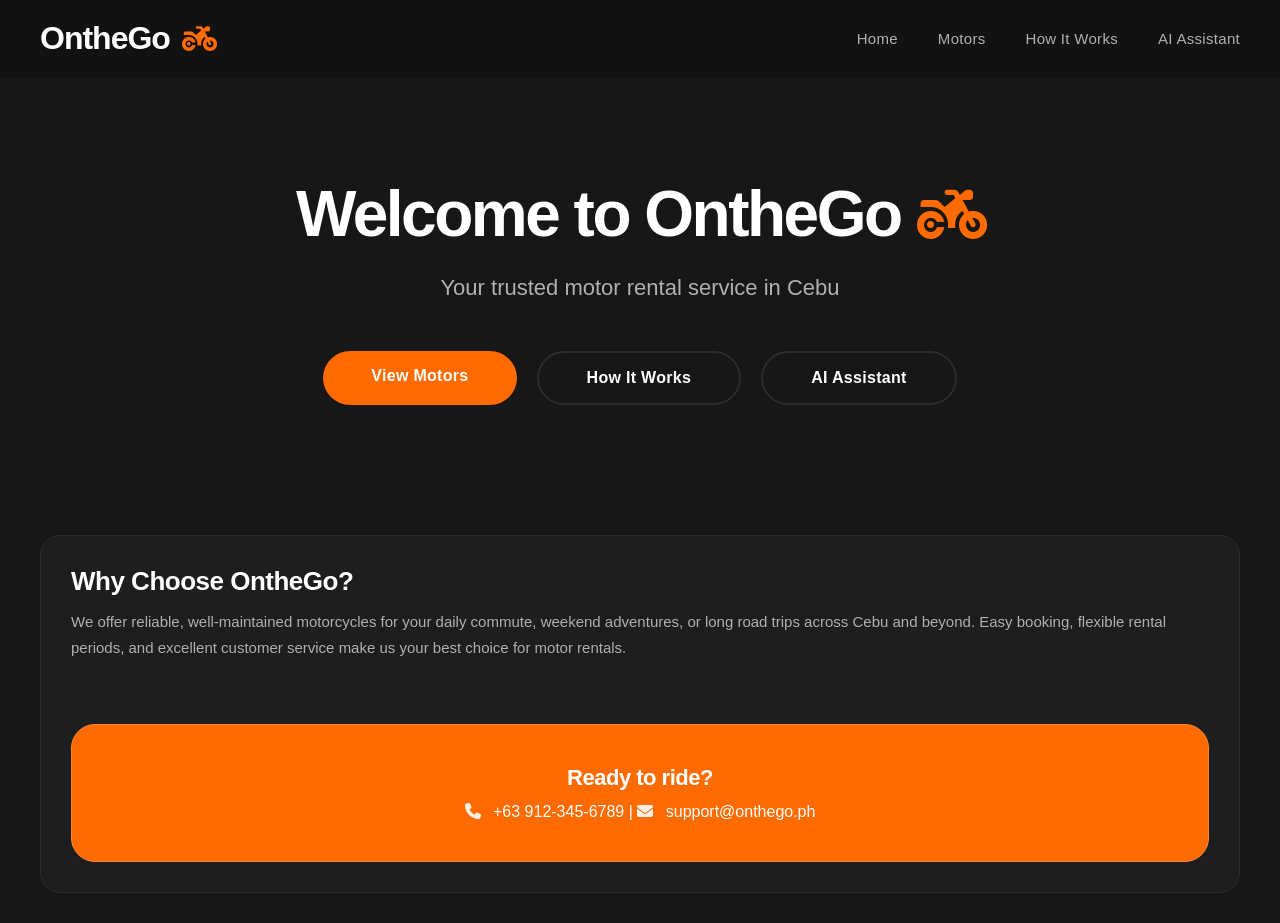
<file: frontend/index.html>
<!DOCTYPE html>
<html lang="en">
<head>
  <meta charset="UTF-8">
  <meta name="viewport" content="width=device-width, initial-scale=1.0">
  <title>OntheGo Motor Rental</title>
  <link rel="stylesheet" href="https://cdnjs.cloudflare.com/ajax/libs/font-awesome/6.4.0/css/all.min.css">
  <link rel="stylesheet" href="style.css">
</head>
<body>

<div class="navbar">
  <div class="nav-container">
    <div class="logo">OntheGo <i class="fas fa-motorcycle"></i></div>
    <div class="nav-links">
      <a href="index.html">Home</a>
      <a href="motors.html">Motors</a>
      <a href="how.html">How It Works</a>
      <a href="assistant.html">AI Assistant</a>
    </div>
  </div>
</div>

<div class="hero">
  <h1>Welcome to OntheGo <i class="fas fa-motorcycle"></i></h1>
  <p>Your trusted motor rental service in Cebu</p>
  <div class="hero-buttons">
    <a href="motors.html" class="btn btn-primary">View Motors</a>
    <a href="how.html" class="btn btn-secondary">How It Works</a>
    <a href="assistant.html" class="btn btn-secondary">AI Assistant</a>
  </div>
</div>

<div class="container">
  <div class="card">
    <div class="card-content">
      <h2>Why Choose OntheGo?</h2>
      <p class="description">
        We offer reliable, well-maintained motorcycles for your daily commute, weekend adventures, 
        or long road trips across Cebu and beyond. Easy booking, flexible rental periods, and 
        excellent customer service make us your best choice for motor rentals.
      </p>
      <div class="contact-box">
        <b>Ready to ride?</b>
        <i class="fas fa-phone"></i> +63 912‑345‑6789 | <i class="fas fa-envelope"></i> support@onthego.ph
      </div>
    </div>
  </div>
</div>

</body>
</html>
</file>
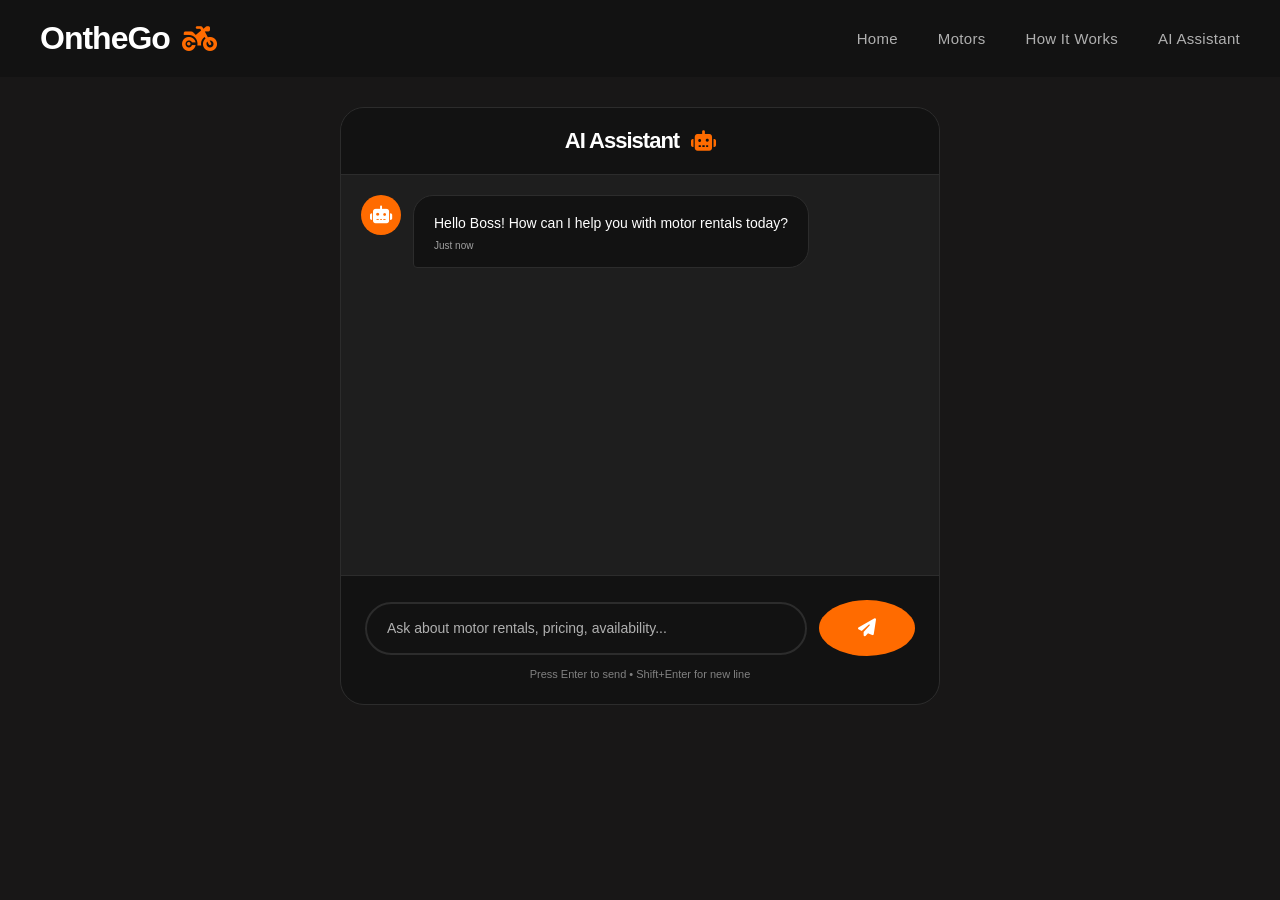
<file: frontend/assistant.html>
<!DOCTYPE html>
<html lang="en">
<head>
  <meta charset="UTF-8">
  <meta name="viewport" content="width=device-width, initial-scale=1.0">
  <title>AI Assistant - OntheGo</title>
  <link rel="stylesheet" href="https://cdnjs.cloudflare.com/ajax/libs/font-awesome/6.4.0/css/all.min.css">
  <link rel="stylesheet" href="style.css">
</head>
<body>

<div class="navbar">
  <div class="nav-container">
    <div class="logo">OntheGo <i class="fas fa-motorcycle"></i></div>
    <div class="nav-links">
      <a href="index.html">Home</a>
      <a href="motors.html">Motors</a>
      <a href="how.html">How It Works</a>
      <a href="assistant.html">AI Assistant</a>
    </div>
  </div>
</div>

<div class="container">
  <div class="chat-container">
    <div class="chat-header">
      <h2>AI Assistant <i class="fas fa-robot"></i></h2>
    </div>
    <div id="chatBox" class="chat-box">
      <div class="message ai-message welcome-message">
        <div class="message-content">
          <div class="message-avatar"><i class="fas fa-robot"></i></div>
          <div class="message-bubble">
            <div class="message-text">Hello Boss! How can I help you with motor rentals today?</div>
            <div class="message-time">Just now</div>
          </div>
        </div>
      </div>
    </div>
    <div class="input-area">
      <div class="input-wrapper">
        <input 
          id="userInput" 
          type="text" 
          placeholder="Ask about motor rentals, pricing, availability..."
          autocomplete="off"
        >
        <button class="send-button" onclick="sendMsg()" title="Send message (Enter)">
          <i class="fas fa-paper-plane"></i>
        </button>
      </div>
      <div class="input-hint">Press Enter to send • Shift+Enter for new line</div>
    </div>
  </div>
</div>

<script src="chat.js"></script>
</body>
</html>
</file>
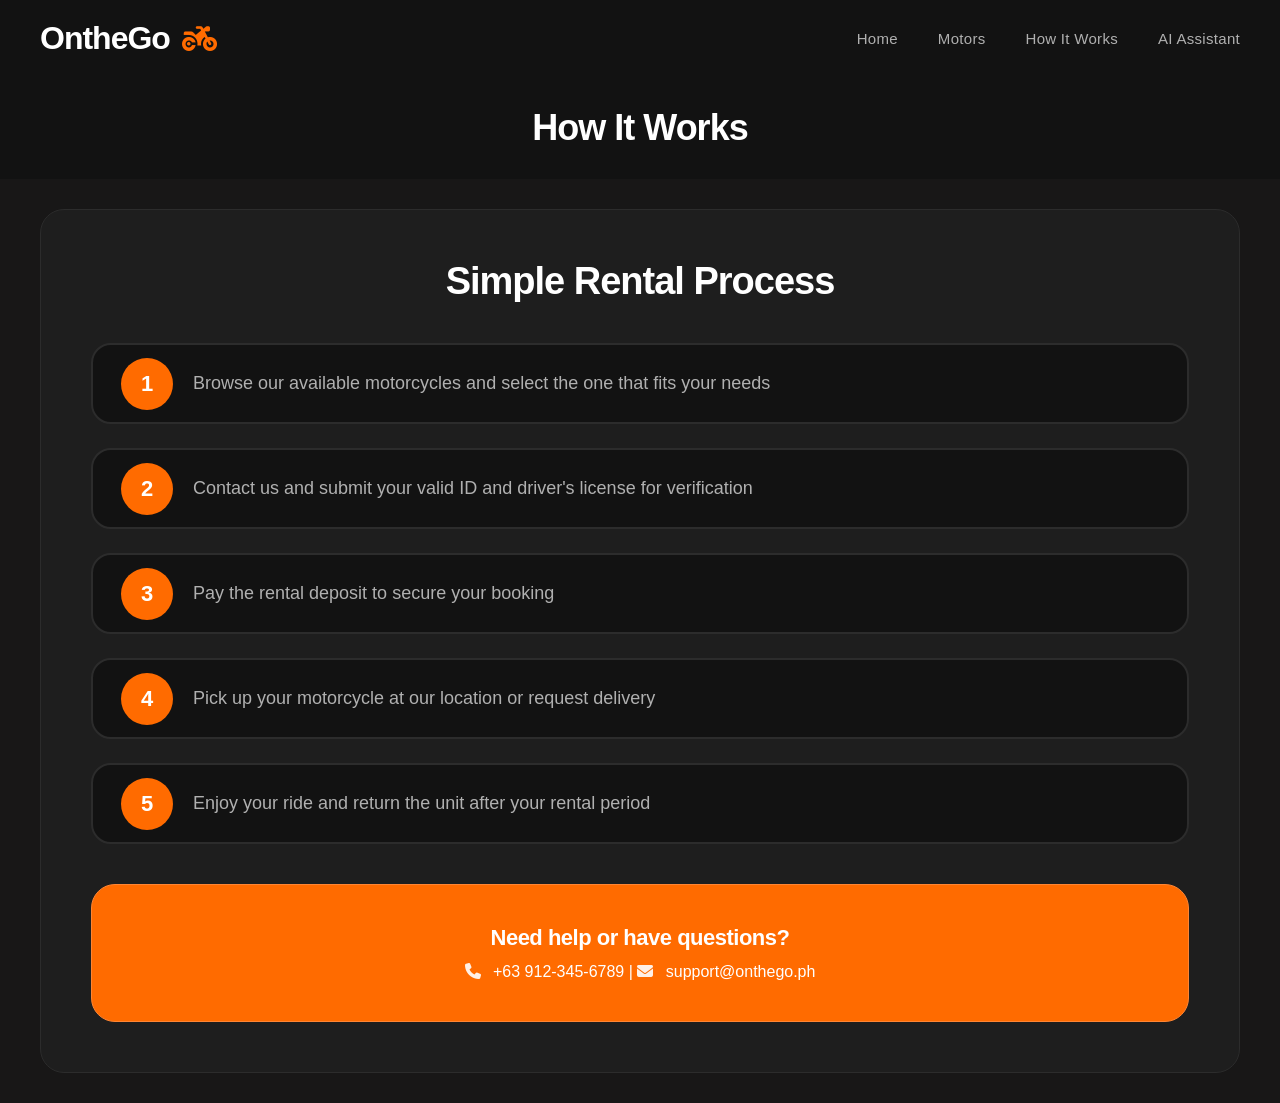
<file: frontend/how.html>
<!DOCTYPE html>
<html lang="en">
<head>
  <meta charset="UTF-8">
  <meta name="viewport" content="width=device-width, initial-scale=1.0">
  <title>How It Works - OntheGo</title>
  <link rel="stylesheet" href="https://cdnjs.cloudflare.com/ajax/libs/font-awesome/6.4.0/css/all.min.css">
  <link rel="stylesheet" href="style.css">
</head>
<body>

<div class="navbar">
  <div class="nav-container">
    <div class="logo">OntheGo <i class="fas fa-motorcycle"></i></div>
    <div class="nav-links">
      <a href="index.html">Home</a>
      <a href="motors.html">Motors</a>
      <a href="how.html">How It Works</a>
      <a href="assistant.html">AI Assistant</a>
    </div>
  </div>
</div>

<div class="page-title">How It Works</div>

<div class="container">
  <div class="steps-container">
    <h2>Simple Rental Process</h2>
    <ol>
      <li>Browse our available motorcycles and select the one that fits your needs</li>
      <li>Contact us and submit your valid ID and driver's license for verification</li>
      <li>Pay the rental deposit to secure your booking</li>
      <li>Pick up your motorcycle at our location or request delivery</li>
      <li>Enjoy your ride and return the unit after your rental period</li>
    </ol>

    <div class="contact-box">
      <b>Need help or have questions?</b>
      <i class="fas fa-phone"></i> +63 912‑345‑6789 | <i class="fas fa-envelope"></i> support@onthego.ph
    </div>
  </div>
</div>

</body>
</html>
</file>
<file: frontend/style.css>
* {
  margin: 0;
  padding: 0;
  box-sizing: border-box;
}

* {
  scroll-behavior: smooth;
}

body {
  font-family: 'Inter', -apple-system, BlinkMacSystemFont, 'Segoe UI', sans-serif;
  background: #181717;
  min-height: 100vh;
  color: #FFFFFF;
  position: relative;
  overflow-x: hidden;
  -webkit-font-smoothing: antialiased;
  -moz-osx-font-smoothing: grayscale;
}


/* Navbar Styles */
.navbar {
  background: #121212;
  backdrop-filter: blur(20px) saturate(180%);
  padding: 0;
  position: sticky;
  top: 0;
  z-index: 1000;
  transition: all 0.3s ease;
}

.nav-container {
  max-width: 1400px;
  margin: 0 auto;
  padding: 20px 40px;
  display: flex;
  justify-content: space-between;
  align-items: center;
  flex-wrap: wrap;
  position: relative;
  z-index: 1;
}

.logo {
  font-size: 32px;
  font-weight: 700;
  color: #FFFFFF;
  display: flex;
  align-items: center;
  gap: 12px;
  letter-spacing: -1px;
  transition: transform 0.3s ease;
}

.logo i {
  color: #FF6B00;
  font-size: 28px;
}

.logo:hover {
  transform: scale(1.05);
}

.nav-links {
  display: flex;
  gap: 40px;
  flex-wrap: wrap;
}

.nav-links a {
  color: #B0B0B0;
  text-decoration: none;
  font-size: 15px;
  font-weight: 500;
  letter-spacing: 0.3px;
  transition: all 0.3s ease;
  position: relative;
  padding: 8px 0;
}

.nav-links a:hover {
  color: #FF6B00;
  transform: translateY(-2px);
}

.nav-links a::after {
  content: '';
  position: absolute;
  bottom: 0;
  left: 50%;
  transform: translateX(-50%);
  width: 0;
  height: 3px;
  background: #FF6B00;
  border-radius: 2px;
  transition: width 0.3s ease;
}

.nav-links a:hover::after {
  width: 100%;
}

/* Page Title Bar */
.page-title {
  background: #121212;
  backdrop-filter: blur(10px);
  color: #FFFFFF;
  text-align: center;
  padding: 30px 20px;
  font-size: 36px;
  font-weight: 700;
  letter-spacing: -1px;
  position: relative;
  z-index: 1;
  display: flex;
  align-items: center;
  justify-content: center;
  gap: 16px;
  margin-bottom: 0;
}

.chat-container .page-title {
  margin-bottom: 0;
}

.page-title i {
  font-size: 32px;
  color: #FF6B00;
}

/* Container */
.container {
  max-width: 1400px;
  margin: 0 auto;
  padding: 30px 40px;
  position: relative;
  z-index: 1;
}

/* Hero Section */
.hero {
  text-align: center;
  padding: 100px 20px;
  color: #FFFFFF;
  position: relative;
  z-index: 1;
  overflow: hidden;
}


.hero h1 {
  font-size: 64px;
  font-weight: 700;
  margin-bottom: 24px;
  color: #FFFFFF;
  letter-spacing: -2.5px;
  animation: fadeInDown 1s ease;
  display: flex;
  align-items: center;
  justify-content: center;
  gap: 16px;
}

.hero h1 i {
  color: #FF6B00;
  font-size: 56px;
}

.hero p {
  font-size: 22px;
  margin-bottom: 50px;
  font-weight: 400;
  color: #B0B0B0;
  animation: fadeInUp 1s ease;
  max-width: 600px;
  margin-left: auto;
  margin-right: auto;
}

.hero-buttons {
  display: flex;
  gap: 20px;
  justify-content: center;
  flex-wrap: wrap;
  animation: fadeInUp 1.2s ease;
}

/* Buttons */
.btn, button {
  padding: 16px 48px;
  border: none;
  border-radius: 50px;
  font-size: 16px;
  font-weight: 600;
  cursor: pointer;
  transition: all 0.4s cubic-bezier(0.175, 0.885, 0.32, 1.275);
  text-decoration: none;
  display: inline-block;
  letter-spacing: 0.3px;
  position: relative;
  overflow: hidden;
}

.btn-primary, button {
  background: #FF6B00;
  color: #FFFFFF;
}
.btn-primary::before, button::before {
  content: '';
  position: absolute;
  top: 0;
  left: -100%;
  width: 100%;
  height: 100%;
  background: #FF8533;
  transition: left 0.4s ease;
  z-index: -1;
}

.btn-primary:hover::before, button:hover::before {
  left: 0;
}

.btn-primary:hover, button:hover {
  transform: translateY(-4px);
}

.btn-secondary {
  background: transparent;
  color: #FFFFFF;
  border: 2px solid #2C2C2C;
  backdrop-filter: blur(10px);
}

.btn-secondary:hover {
  background: rgba(255, 107, 0, 0.1);
  border-color: #FF6B00;
  color: #FF6B00;
  transform: translateY(-4px);
}

/* Motor Grid */
.motors-grid {
  display: grid;
  grid-template-columns: repeat(3, 1fr);
  gap: 30px;
  margin-top: 20px;
  max-width: 1400px;
  margin-left: auto;
  margin-right: auto;
}

/* Card Styles */
.card {
  background: #1E1E1E;
  backdrop-filter: blur(20px);
  border-radius: 20px;
  overflow: hidden;
  transition: all 0.4s cubic-bezier(0.175, 0.885, 0.32, 1.275);
  position: relative;
  border: 1px solid #2C2C2C;
  height: 100%;
  display: flex;
  flex-direction: column;
  animation: cardFadeIn 0.6s ease-out;
  animation-fill-mode: both;
}

@keyframes cardFadeIn {
  from {
    opacity: 0;
    transform: translateY(20px);
  }
  to {
    opacity: 1;
    transform: translateY(0);
  }
}

.card:nth-child(1) { animation-delay: 0.1s; }
.card:nth-child(2) { animation-delay: 0.2s; }
.card:nth-child(3) { animation-delay: 0.3s; }
.card:nth-child(4) { animation-delay: 0.4s; }
.card:nth-child(5) { animation-delay: 0.5s; }
.card:nth-child(6) { animation-delay: 0.6s; }

.card::before {
  content: '';
  position: absolute;
  top: 0;
  left: 0;
  right: 0;
  height: 4px;
  background: linear-gradient(90deg, #FF6B00, #FF8533, #FF6B00);
  background-size: 200% 100%;
  animation: shimmer 3s linear infinite;
  opacity: 0;
  transition: opacity 0.3s ease;
}

.card:hover::before {
  opacity: 1;
}

@keyframes shimmer {
  0% { background-position: -200% 0; }
  100% { background-position: 200% 0; }
}

.card:hover {
  transform: translateY(-8px);
  border-color: #FF6B00;
}

.motor-img {
  width: 100%;
  height: 280px;
  object-fit: cover;
  transition: transform 0.5s cubic-bezier(0.175, 0.885, 0.32, 1.275);
  filter: brightness(0.98);
}

.card:hover .motor-img {
  transform: scale(1.1);
  filter: brightness(1.05);
}

.card-content {
  padding: 30px;
  position: relative;
  flex: 1;
  display: flex;
  flex-direction: column;
}

.card h2 {
  font-size: 26px;
  font-weight: 700;
  margin-bottom: 12px;
  color: #FFFFFF;
  letter-spacing: -0.5px;
}

.price {
  font-size: 32px;
  font-weight: 700;
  color: #FF6B00;
  margin: 16px 0;
  letter-spacing: -1px;
}

.description {
  color: #B0B0B0;
  margin-bottom: 24px;
  line-height: 1.7;
  font-size: 15px;
}

.contact-info {
  color: #B0B0B0;
  font-size: 14px;
  border-top: 2px solid #2C2C2C;
  padding-top: 20px;
  margin-top: 20px;
  line-height: 1.8;
}

.contact-info b {
  color: #FFFFFF;
  font-weight: 600;
}

/* Badge */
.badge {
  display: inline-block;
  background: #FF6B00;
  color: #FFFFFF;
  padding: 8px 20px;
  border-radius: 50px;
  font-size: 12px;
  font-weight: 600;
  letter-spacing: 1px;
  text-transform: uppercase;
  margin-bottom: 12px;
  position: relative;
  overflow: hidden;
}

.badge::before {
  content: '';
  position: absolute;
  top: 50%;
  left: 50%;
  width: 0;
  height: 0;
  border-radius: 50%;
  background: rgba(255, 255, 255, 0.3);
  transform: translate(-50%, -50%);
  transition: width 0.6s, height 0.6s;
}

.card:hover .badge::before {
  width: 300px;
  height: 300px;
  background: rgba(255, 255, 255, 0.2);
}

/* Steps/Process Section */
.steps-container {
  background: #1E1E1E;
  backdrop-filter: blur(20px);
  border-radius: 24px;
  padding: 50px;
  border: 1px solid #2C2C2C;
}

.steps-container h2 {
  font-size: 38px;
  font-weight: 700;
  margin-bottom: 40px;
  color: #FFFFFF;
  text-align: center;
  letter-spacing: -1px;
}

.steps-container ol {
  counter-reset: step-counter;
  list-style: none;
  padding-left: 0;
}

.steps-container ol li {
  counter-increment: step-counter;
  position: relative;
  padding: 28px 28px 28px 100px;
  margin-bottom: 24px;
  background: #121212;
  border-radius: 20px;
  font-size: 18px;
  color: #B0B0B0;
  transition: all 0.4s cubic-bezier(0.175, 0.885, 0.32, 1.275);
  border: 2px solid #2C2C2C;
}

.steps-container ol li:hover {
  background: #FF6B00;
  color: #FFFFFF;
  transform: translateX(15px) scale(1.02);
  border-color: #FF8533;
}

.steps-container ol li::before {
  content: counter(step-counter);
  position: absolute;
  left: 28px;
  top: 50%;
  transform: translateY(-50%);
  width: 52px;
  height: 52px;
  background: #FF6B00;
  color: #FFFFFF;
  border-radius: 50%;
  display: flex;
  align-items: center;
  justify-content: center;
  font-weight: 700;
  font-size: 22px;
  transition: all 0.3s ease;
}

.steps-container ol li:hover::before {
  background: #FFFFFF;
  color: #FF6B00;
  transform: translateY(-50%) scale(1.15);
}

/* Contact Box */
.contact-box {
  background: #FF6B00;
  color: #FFFFFF;
  padding: 40px;
  border-radius: 24px;
  margin-top: 40px;
  text-align: center;
  border: 1px solid #FF8533;
}

.contact-box b {
  font-size: 22px;
  font-weight: 700;
  display: block;
  margin-bottom: 12px;
  letter-spacing: -0.5px;
}

.contact-box i {
  margin-right: 8px;
  opacity: 0.9;
}

/* Chat Container */
.chat-container {
  max-width: 600px;
  margin: 0 auto;
  background: #1E1E1E;
  border-radius: 24px;
  border: 1px solid #2C2C2C;
  overflow: hidden;
}

/* Chat Header */
.chat-header {
  background: #121212;
  border-bottom: 1px solid #2C2C2C;
  padding: 20px 20px;
  text-align: center;
}

.chat-header h2 {
  font-size: 22px;
  font-weight: 700;
  letter-spacing: -1px;
  color: #FFFFFF;
  margin: 0;
  display: flex;
  align-items: center;
  justify-content: center;
  gap: 12px;
}

.chat-header h2 i {
  font-size: 20px;
  color: #FF6B00;
}

/* Chat Box Styles */
.chat-box {
  height: 400px;
  max-height: 400px;
  overflow-y: auto;
  overflow-x: hidden;
  background: transparent;
  padding: 20px;
  display: flex;
  flex-direction: column;
  gap: 16px;
}

.chat-box::-webkit-scrollbar {
  width: 10px;
}

.chat-box::-webkit-scrollbar-track {
  background: rgba(0, 0, 0, 0.05);
  border-radius: 10px;
}

.chat-box::-webkit-scrollbar-thumb {
  background: #FF6B00;
  border-radius: 10px;
  transition: background 0.3s ease;
}

.chat-box::-webkit-scrollbar-thumb:hover {
  background: #FF8533;
}

/* Message Styles */
.message {
  display: flex;
  margin-bottom: 16px;
  animation: messageSlideIn 0.3s ease-out;
  opacity: 0;
  transform: translateY(10px);
}

@keyframes messageSlideIn {
  from {
    opacity: 0;
    transform: translateY(10px);
  }
  to {
    opacity: 1;
    transform: translateY(0);
  }
}

.message-content {
  display: flex;
  gap: 12px;
  width: 100%;
  align-items: flex-start;
}

.user-message .message-content {
  flex-direction: row-reverse;
}

.message-avatar {
  width: 40px;
  height: 40px;
  border-radius: 50%;
  display: flex;
  align-items: center;
  justify-content: center;
  font-size: 18px;
  flex-shrink: 0;
  background: #FF6B00;
  color: #FFFFFF;
}

.message-avatar i {
  display: flex;
  align-items: center;
  justify-content: center;
}

.user-message .message-avatar {
  background: #2C2C2C;
}

.message-bubble {
  max-width: 75%;
  padding: 16px 20px;
  border-radius: 20px;
  position: relative;
  transition: transform 0.2s ease;
}

.message-bubble:hover {
  transform: translateY(-2px);
}

.ai-message .message-bubble {
  background: #121212;
  border-bottom-left-radius: 4px;
  color: #FFFFFF;
  border: 1px solid #2C2C2C;
}

.user-message .message-bubble {
  background: #121212;
  border-bottom-right-radius: 4px;
  color: #FFFFFF;
}

.message-text {
  line-height: 1.6;
  font-size: 14px;
  word-wrap: break-word;
  margin-bottom: 6px;
}

.user-message .message-text {
  color: #FFFFFF;
}

.message-time {
  font-size: 10px;
  opacity: 0.6;
  margin-top: 4px;
  font-weight: 500;
}

.welcome-message {
  animation: welcomeFadeIn 0.6s ease-out;
  opacity: 1 !important;
  transform: translateY(0) !important;
}

@keyframes welcomeFadeIn {
  from {
    opacity: 0;
    transform: scale(0.95);
  }
  to {
    opacity: 1;
    transform: scale(1);
  }
}

/* Typing Indicator */
.typing-indicator {
  opacity: 0;
  transform: translateY(10px);
}

.typing-indicator .message-bubble {
  background: #121212;
  padding: 16px 20px;
  border-bottom-left-radius: 4px;
  border: 1px solid #2C2C2C;
}

.typing-dots {
  display: flex;
  gap: 6px;
  align-items: center;
}

.typing-dots span {
  width: 8px;
  height: 8px;
  border-radius: 50%;
  background: #FF6B00;
  animation: typingDot 1.4s infinite ease-in-out;
}

.typing-dots span:nth-child(1) {
  animation-delay: 0s;
}

.typing-dots span:nth-child(2) {
  animation-delay: 0.2s;
}

.typing-dots span:nth-child(3) {
  animation-delay: 0.4s;
}

@keyframes typingDot {
  0%, 60%, 100% {
    transform: translateY(0);
    opacity: 0.7;
  }
  30% {
    transform: translateY(-10px);
    opacity: 1;
  }
}

/* Input Area */
.input-area {
  background: #121212;
  backdrop-filter: blur(20px);
  padding: 24px;
  border-top: 1px solid #2C2C2C;
}

.input-wrapper {
  display: flex;
  gap: 12px;
  align-items: center;
}

input,
textarea {
  flex: 1;
  padding: 14px 20px;
  border-radius: 50px;
  border: 2px solid #2C2C2C;
  font-size: 14px;
  transition: all 0.3s ease;
  background: #121212;
  color: #FFFFFF;
  font-family: inherit;
  resize: none;
  min-height: 48px;
  max-height: 120px;
  line-height: 1.5;
}

textarea {
  border-radius: 24px;
  padding: 18px 24px;
  overflow-y: auto;
}

input:focus,
textarea:focus {
  outline: none;
  border-color: #FF6B00;
  transform: translateY(-2px);
}

input:disabled,
textarea:disabled {
  opacity: 0.6;
  cursor: not-allowed;
}

input::placeholder,
textarea::placeholder {
  color: #B0B0B0;
}

.send-button {
  width: 56px;
  height: 56px;
  border-radius: 50%;
  border: none;
  background: #FF6B00;
  color: #FFFFFF;
  cursor: pointer;
  display: flex;
  align-items: center;
  justify-content: center;
  transition: all 0.3s cubic-bezier(0.175, 0.885, 0.32, 1.275);
  flex-shrink: 0;
  font-size: 18px;
}

.send-button i {
  display: flex;
  align-items: center;
  justify-content: center;
}

.send-button:hover:not(:disabled) {
  transform: translateY(-3px) scale(1.05);
  background: #FF8533;
}

.send-button:active:not(:disabled) {
  transform: translateY(-1px) scale(0.98);
}

.send-button:disabled {
  opacity: 0.6;
  cursor: not-allowed;
  transform: none;
}

.input-hint {
  text-align: center;
  font-size: 11px;
  color: #B0B0B0;
  margin-top: 12px;
  opacity: 0.7;
}

/* Animations */
@keyframes fadeInDown {
  from {
    opacity: 0;
    transform: translateY(-40px);
  }
  to {
    opacity: 1;
    transform: translateY(0);
  }
}

@keyframes fadeInUp {
  from {
    opacity: 0;
    transform: translateY(40px);
  }
  to {
    opacity: 1;
    transform: translateY(0);
  }
}

/* Responsive Design */
@media (max-width: 768px) {
  .nav-container {
    flex-direction: column;
    gap: 20px;
    padding: 20px;
  }

  .nav-links {
    justify-content: center;
    gap: 20px;
  }

  .hero {
    padding: 60px 20px;
  }

  .hero h1 {
    font-size: 42px;
  }

  .hero p {
    font-size: 18px;
  }

  .page-title {
    font-size: 32px;
    padding: 30px 20px;
  }

  .container {
    padding: 20px 20px;
  }

  .motors-grid {
    grid-template-columns: repeat(2, 1fr);
    gap: 30px;
  }

  .steps-container {
    padding: 30px 20px;
  }

  .steps-container h2 {
    font-size: 28px;
  }

  .steps-container ol li {
    padding: 20px 20px 20px 80px;
    font-size: 16px;
  }

  .steps-container ol li::before {
    width: 45px;
    height: 45px;
    font-size: 20px;
    left: 20px;
  }

  .input-area {
    padding: 20px;
  }

  .input-wrapper {
    flex-direction: row;
  }

  .send-button {
    width: 50px;
    height: 50px;
  }

  .chat-box {
    height: 350px;
    padding: 16px;
  }

  .message-bubble {
    max-width: 85%;
  }

  .message-avatar {
    width: 36px;
    height: 36px;
    font-size: 16px;
  }

  .message-avatar i {
    font-size: 16px;
  }

  .hero h1 i {
    font-size: 40px;
  }

  .page-title i {
    font-size: 28px;
  }

  .logo i {
    font-size: 24px;
  }
}

@media (max-width: 480px) {
  .logo {
    font-size: 26px;
  }

  .hero h1 {
    font-size: 32px;
  }

  .btn {
    padding: 14px 36px;
    font-size: 15px;
  }

  .card h2 {
    font-size: 22px;
  }

  .price {
    font-size: 28px;
  }

  .motors-grid {
    grid-template-columns: 1fr;
  }

  .chat-box {
    height: 300px;
    padding: 16px;
  }

  .message-bubble {
    max-width: 90%;
    padding: 14px 18px;
  }

  .message-text {
    font-size: 14px;
  }

  .input-hint {
    font-size: 11px;
  }
}
</file>
